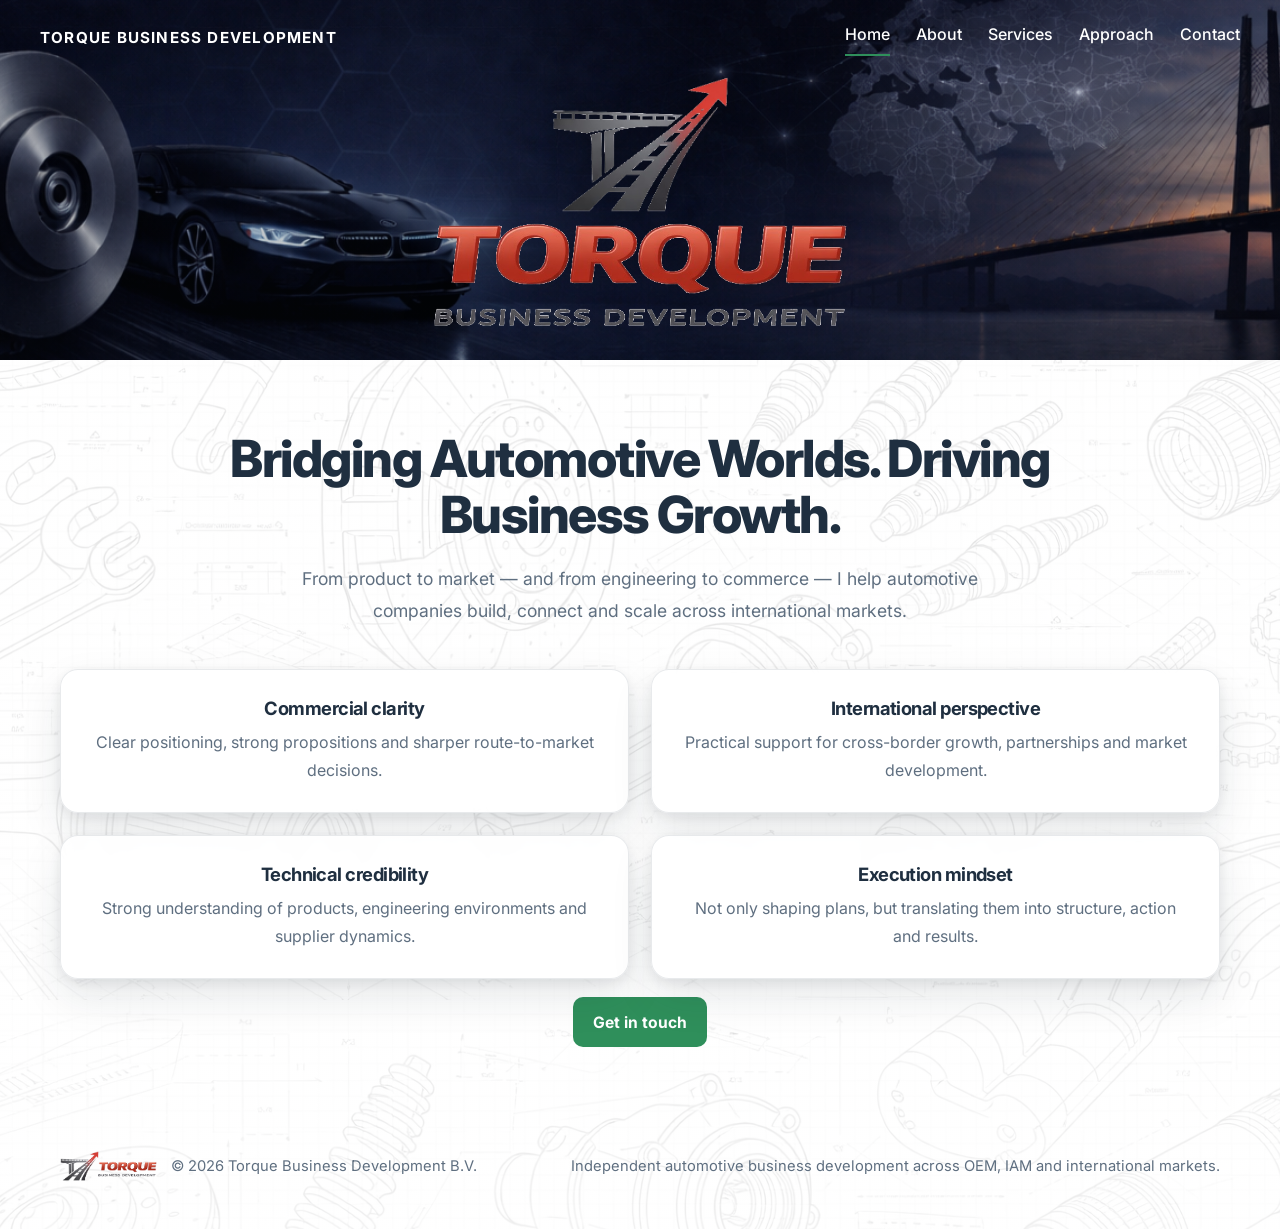
<file: index.html>
<!DOCTYPE html>
<html lang="en">
<head>
  <meta charset="UTF-8" />
  <meta name="viewport" content="width=device-width, initial-scale=1.0" />
  <title>Torque Business Development</title>
  <meta name="description" content="Torque Business Development helps automotive companies build, connect and scale across international markets." />
  <link rel="preconnect" href="https://fonts.googleapis.com" />
  <link rel="preconnect" href="https://fonts.gstatic.com" crossorigin />
  <link href="https://fonts.googleapis.com/css2?family=Inter:wght@400;500;600;700;800&display=swap" rel="stylesheet" />
  <link rel="stylesheet" href="style.css" />
</head>
<body>
<header class="hero">
  <nav class="nav">
    <div class="nav-left">Torque Business Development</div>
    <div class="nav-right">
      <a href="index.html" class="active">Home</a>
      <a href="about.html">About</a>
      <a href="services.html">Services</a>
      <a href="approach.html">Approach</a>
      <a href="contact.html">Contact</a>
    </div>
  </nav>
  <div class="hero-brand">
    <img src="logo-graphic.png" alt="Torque graphic logo" class="hero-logo-graphic" />
    <img src="logo-text.png" alt="Torque Business Development" class="hero-logo-text" />
  </div>
</header>

<section class="content">
  <div class="container">
    <div class="section-heading">
      <h1>Bridging Automotive Worlds. Driving Business Growth.</h1>
      <p class="intro">
        From product to market — and from engineering to commerce — I help automotive companies build, connect and scale across international markets.
      </p>
    </div>

    <div class="cards cards-two">
      <div class="card">
        <h3>Commercial clarity</h3>
        <p>Clear positioning, strong propositions and sharper route-to-market decisions.</p>
      </div>
      <div class="card">
        <h3>International perspective</h3>
        <p>Practical support for cross-border growth, partnerships and market development.</p>
      </div>
      <div class="card">
        <h3>Technical credibility</h3>
        <p>Strong understanding of products, engineering environments and supplier dynamics.</p>
      </div>
      <div class="card">
        <h3>Execution mindset</h3>
        <p>Not only shaping plans, but translating them into structure, action and results.</p>
      </div>
    </div>

    <div class="cta-wrap top-space-small">
      <a href="contact.html" class="button">Get in touch</a>
    </div>
  </div>
</section>

<footer class="footer">
  <div class="container footer-row">
    <div class="footer-left">
      <img src="logo.png" class="footer-logo" alt="Torque logo" />
      <span>© 2026 Torque Business Development B.V.</span>
    </div>
    <div class="footer-right">
      Independent automotive business development across OEM, IAM and international markets.
    </div>
  </div>
</footer>
</body>
</html>
</file>
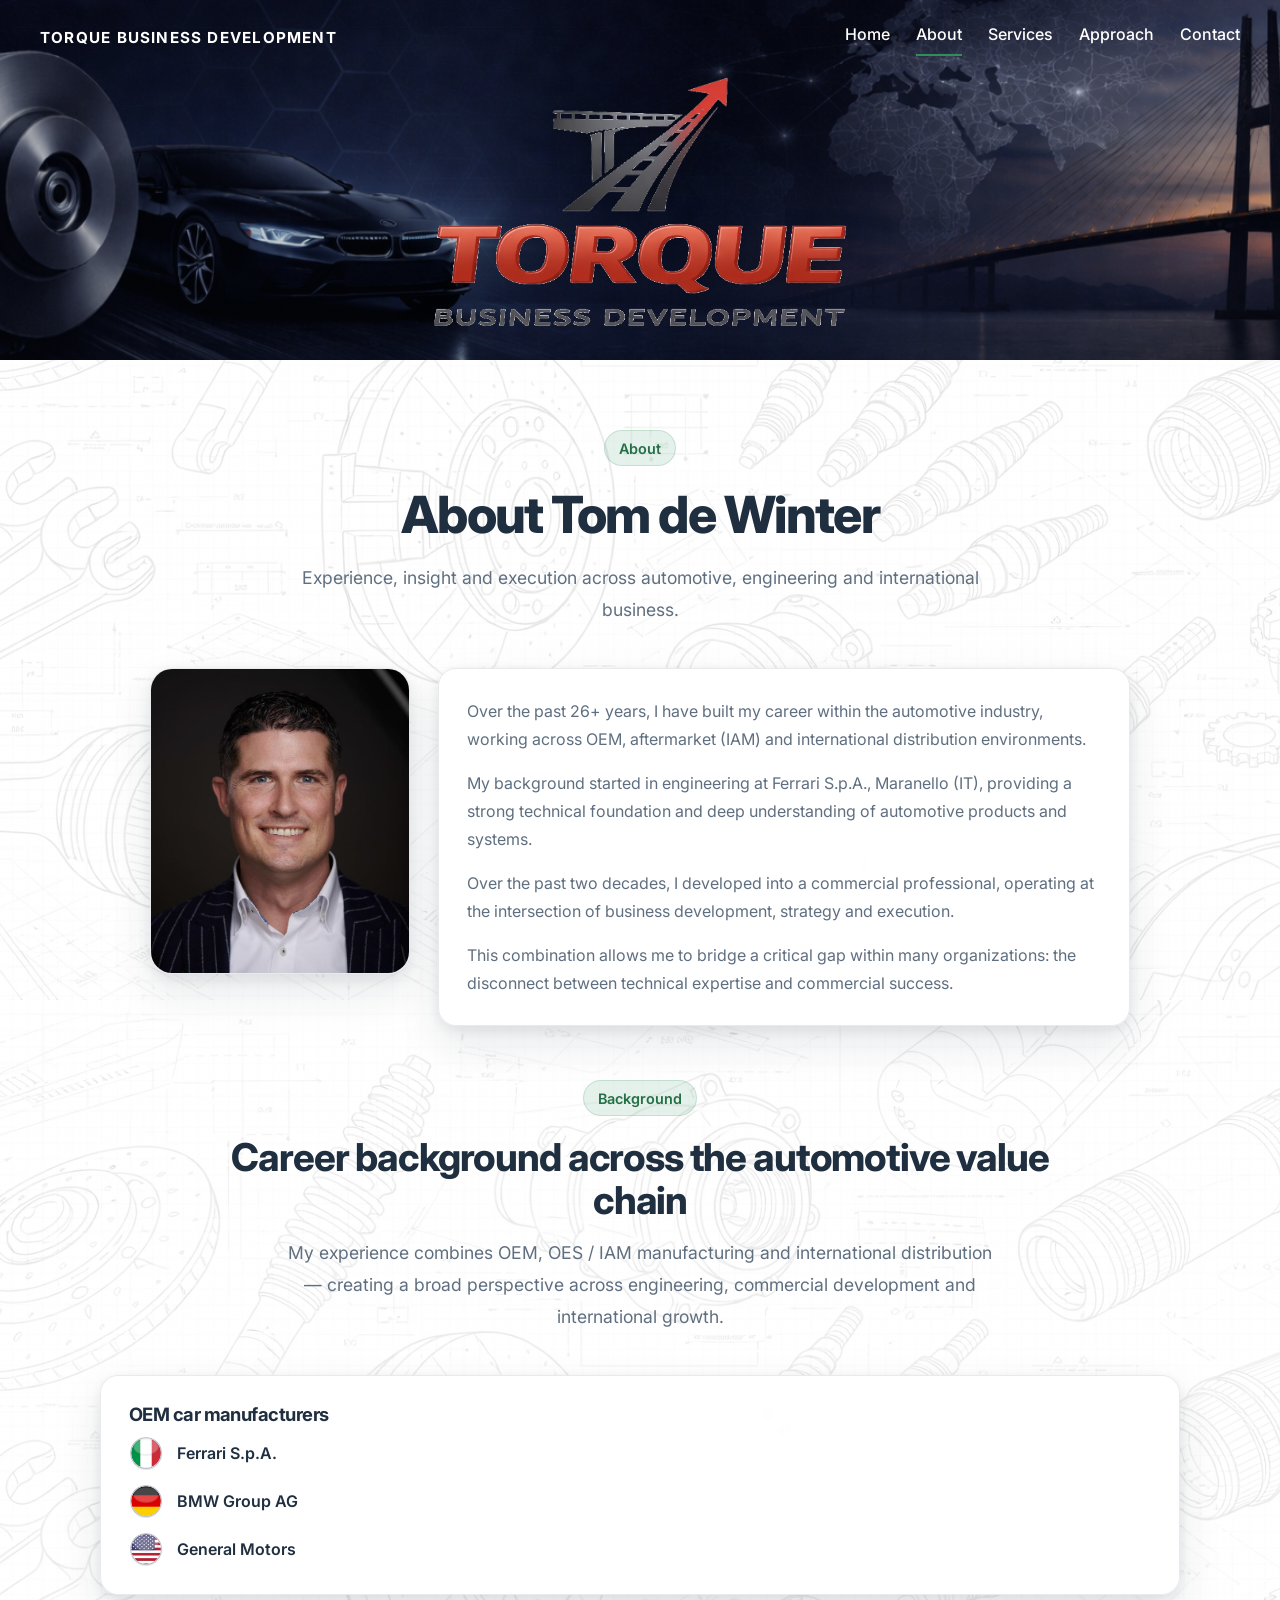
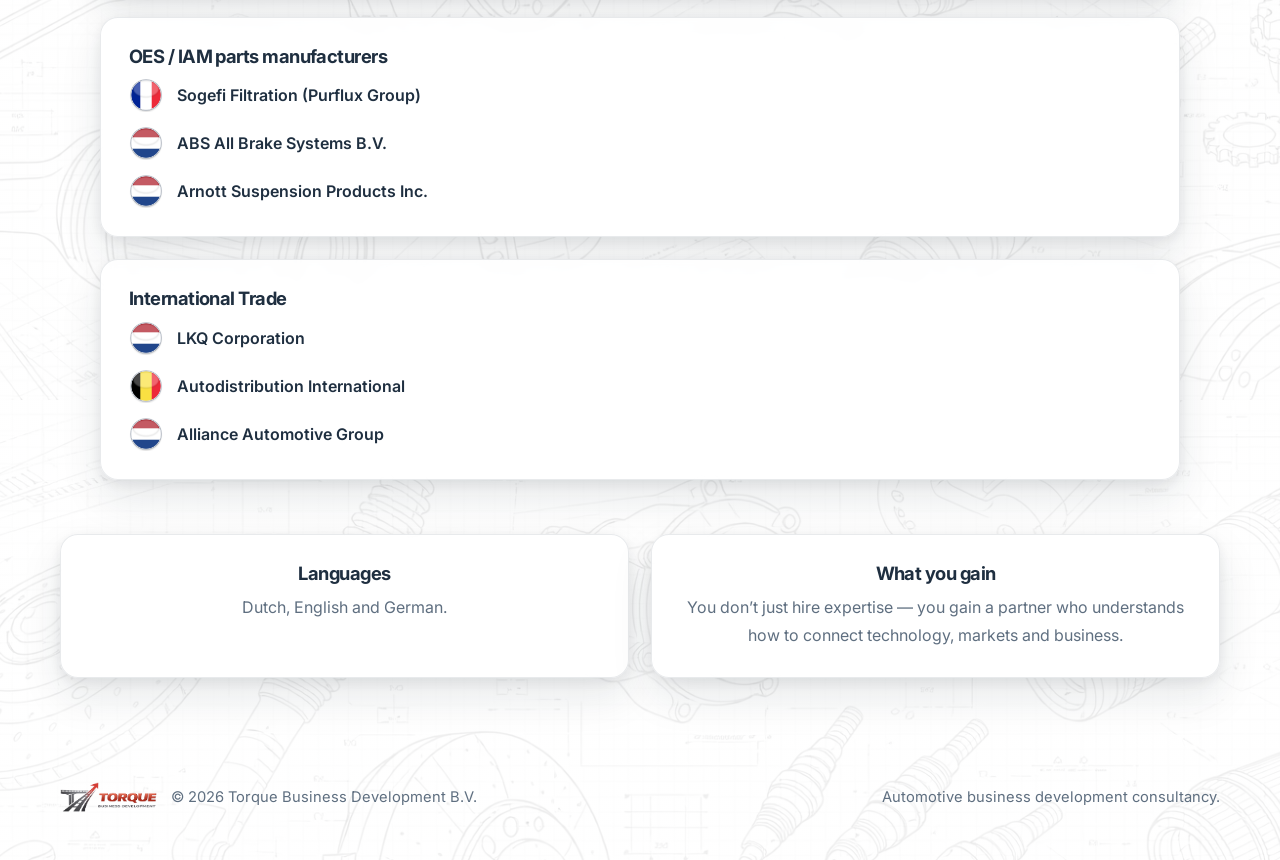
<file: about.html>
<!DOCTYPE html>
<html lang="en">
<head>
  <meta charset="UTF-8" />
  <meta name="viewport" content="width=device-width, initial-scale=1.0" />
  <title>Torque Business Development | About</title>
  <meta name="description" content="About Tom de Winter: experience across engineering, automotive, OEM, IAM and international business development." />
  <link rel="preconnect" href="https://fonts.googleapis.com" />
  <link rel="preconnect" href="https://fonts.gstatic.com" crossorigin />
  <link href="https://fonts.googleapis.com/css2?family=Inter:wght@400;500;600;700;800&display=swap" rel="stylesheet" />
  <link rel="stylesheet" href="style.css" />
</head>
<body>
<header class="hero">
  <nav class="nav">
    <div class="nav-left">Torque Business Development</div>
    <div class="nav-right">
      <a href="index.html">Home</a>
      <a href="about.html" class="active">About</a>
      <a href="services.html">Services</a>
      <a href="approach.html">Approach</a>
      <a href="contact.html">Contact</a>
    </div>
  </nav>
  <div class="hero-brand">
    <img src="logo-graphic.png" alt="Torque graphic logo" class="hero-logo-graphic" />
    <img src="logo-text.png" alt="Torque Business Development" class="hero-logo-text" />
  </div>
</header>

<section class="content">
  <div class="container">
    <div class="section-heading">
      <div class="eyebrow">About</div>
      <h1>About Tom de Winter</h1>
      <p class="intro">
        Experience, insight and execution across automotive, engineering and international business.
      </p>
    </div>

    <div class="about-profile">
      <div class="profile-photo">
        <img src="photo.png" alt="Tom de Winter" />
      </div>
      <div class="profile-text">
        <p>Over the past 26+ years, I have built my career within the automotive industry, working across OEM, aftermarket (IAM) and international distribution environments.</p>
        <p>My background started in engineering at Ferrari S.p.A., Maranello (IT), providing a strong technical foundation and deep understanding of automotive products and systems.</p>
        <p>Over the past two decades, I developed into a commercial professional, operating at the intersection of business development, strategy and execution.</p>
        <p>This combination allows me to bridge a critical gap within many organizations: the disconnect between technical expertise and commercial success.</p>
      </div>
    </div>

    <div class="section-heading top-space">
      <div class="eyebrow">Background</div>
      <h2>Career background across the automotive value chain</h2>
      <p class="intro">
        My experience combines OEM, OES / IAM manufacturing and international distribution — creating a broad perspective across engineering, commercial development and international growth.
      </p>
    </div>

    <div class="experience-groups">
      <div class="experience-card">
        <h3>OEM car manufacturers</h3>
        <div class="flag-list">
          <div class="flag-item"><img src="flag-it-round.png" alt="Italy flag" /> Ferrari S.p.A.</div>
          <div class="flag-item"><img src="flag-de-round.png" alt="Germany flag" /> BMW Group AG</div>
          <div class="flag-item"><img src="flag-us-round.png" alt="United States flag" /> General Motors</div>
        </div>
      </div>

      <div class="experience-card">
        <h3>OES / IAM parts manufacturers</h3>
        <div class="flag-list">
          <div class="flag-item"><img src="flag-fr-round.png" alt="France flag" /> Sogefi Filtration (Purflux Group)</div>
          <div class="flag-item"><img src="flag-nl-round.png" alt="Netherlands flag" /> ABS All Brake Systems B.V.</div>
          <div class="flag-item"><img src="flag-nl-round.png" alt="Netherlands flag" /> Arnott Suspension Products Inc.</div>
        </div>
      </div>

      <div class="experience-card">
        <h3>International Trade</h3>
        <div class="flag-list">
          <div class="flag-item"><img src="flag-nl-round.png" alt="Netherlands flag" /> LKQ Corporation</div>
          <div class="flag-item"><img src="flag-be-round.png" alt="Belgium flag" /> Autodistribution International</div>
          <div class="flag-item"><img src="flag-nl-round.png" alt="Netherlands flag" /> Alliance Automotive Group</div>
        </div>
      </div>
    </div>

    <div class="cards cards-two top-space">
      <div class="card">
        <h3>Languages</h3>
        <p>Dutch, English and German.</p>
      </div>
      <div class="card">
        <h3>What you gain</h3>
        <p>You don’t just hire expertise — you gain a partner who understands how to connect technology, markets and business.</p>
      </div>
    </div>
  </div>
</section>

<footer class="footer">
  <div class="container footer-row">
    <div class="footer-left">
      <img src="logo.png" class="footer-logo" alt="Torque logo" />
      <span>© 2026 Torque Business Development B.V.</span>
    </div>
    <div class="footer-right">Automotive business development consultancy.</div>
  </div>
</footer>
</body>
</html>
</file>
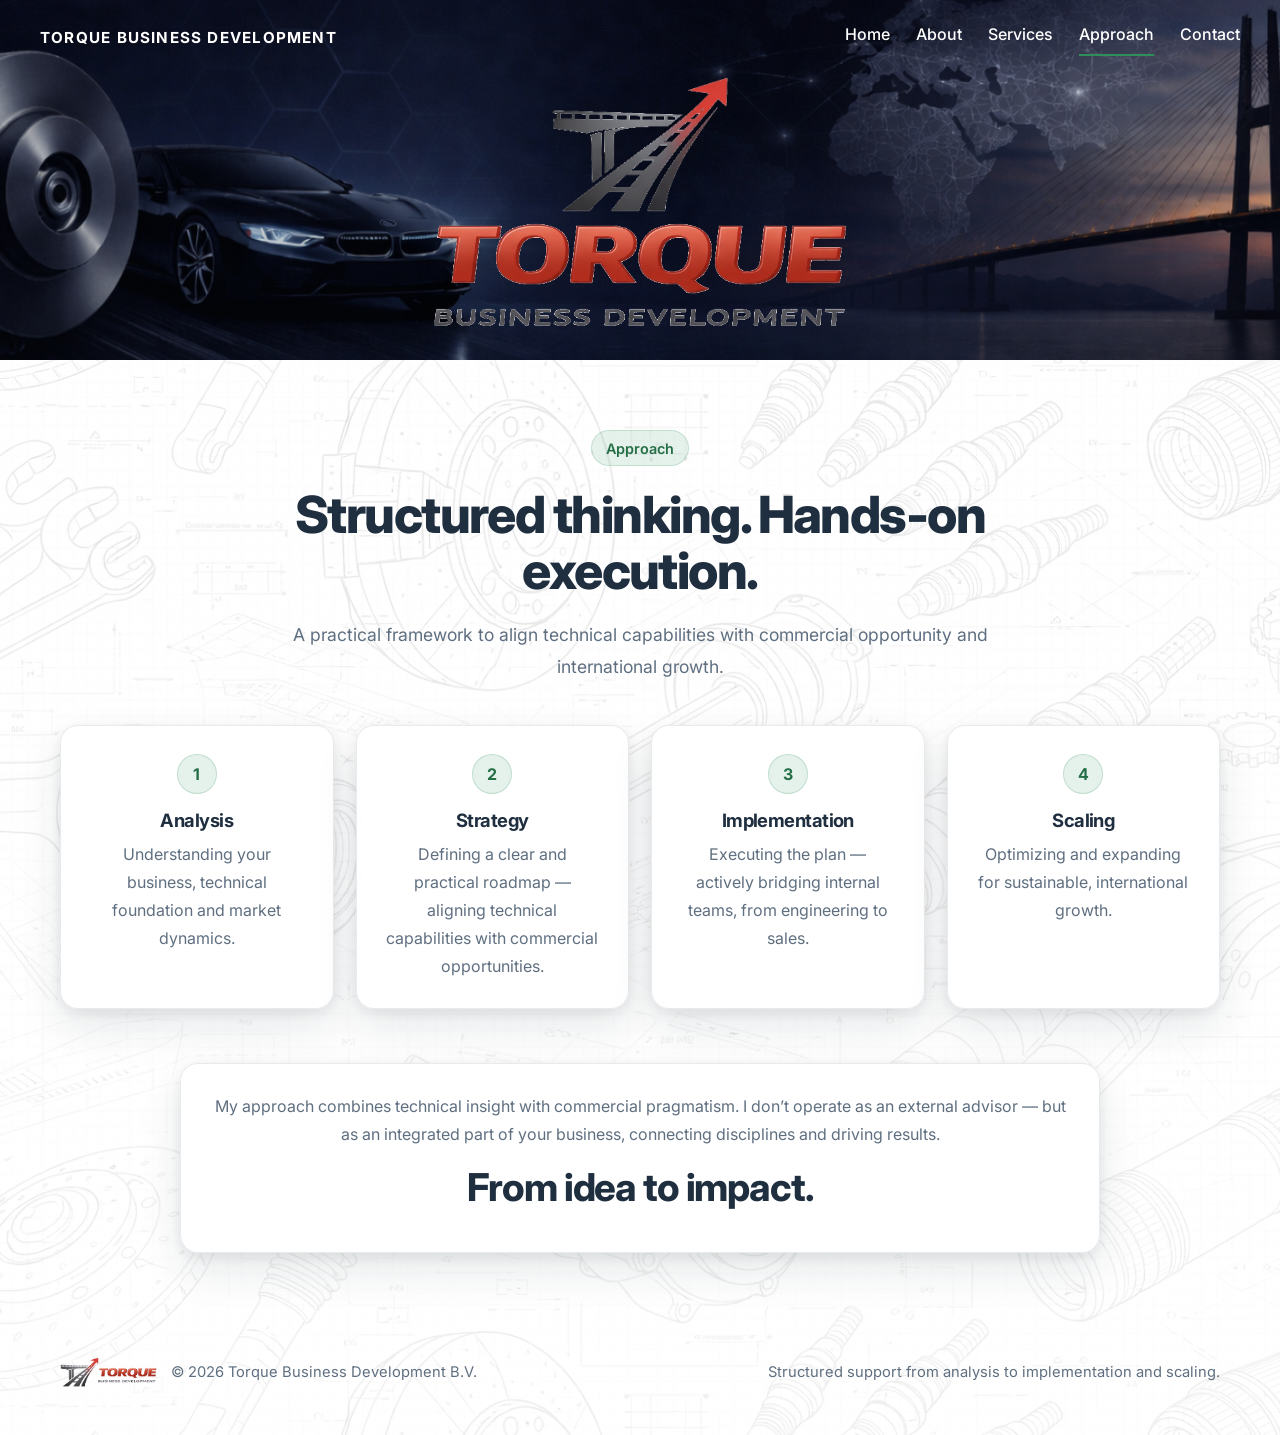
<file: approach.html>
<!DOCTYPE html>
<html lang="en">
<head>
  <meta charset="UTF-8" />
  <meta name="viewport" content="width=device-width, initial-scale=1.0" />
  <title>Torque Business Development | Approach</title>
  <meta name="description" content="A structured and hands-on approach: analysis, strategy, implementation and scaling." />
  <link rel="preconnect" href="https://fonts.googleapis.com" />
  <link rel="preconnect" href="https://fonts.gstatic.com" crossorigin />
  <link href="https://fonts.googleapis.com/css2?family=Inter:wght@400;500;600;700;800&display=swap" rel="stylesheet" />
  <link rel="stylesheet" href="style.css" />
</head>
<body>
<header class="hero">
  <nav class="nav">
    <div class="nav-left">Torque Business Development</div>
    <div class="nav-right">
      <a href="index.html">Home</a>
      <a href="about.html">About</a>
      <a href="services.html">Services</a>
      <a href="approach.html" class="active">Approach</a>
      <a href="contact.html">Contact</a>
    </div>
  </nav>
  <div class="hero-brand">
    <img src="logo-graphic.png" alt="Torque graphic logo" class="hero-logo-graphic" />
    <img src="logo-text.png" alt="Torque Business Development" class="hero-logo-text" />
  </div>
</header>

<section class="content">
  <div class="container">
    <div class="section-heading">
      <div class="eyebrow">Approach</div>
      <h1>Structured thinking. Hands-on execution.</h1>
      <p class="intro">
        A practical framework to align technical capabilities with commercial opportunity and international growth.
      </p>
    </div>

    <div class="cards cards-four">
      <div class="card">
        <div class="step-number">1</div>
        <h3>Analysis</h3>
        <p>Understanding your business, technical foundation and market dynamics.</p>
      </div>
      <div class="card">
        <div class="step-number">2</div>
        <h3>Strategy</h3>
        <p>Defining a clear and practical roadmap — aligning technical capabilities with commercial opportunities.</p>
      </div>
      <div class="card">
        <div class="step-number">3</div>
        <h3>Implementation</h3>
        <p>Executing the plan — actively bridging internal teams, from engineering to sales.</p>
      </div>
      <div class="card">
        <div class="step-number">4</div>
        <h3>Scaling</h3>
        <p>Optimizing and expanding for sustainable, international growth.</p>
      </div>
    </div>

    <div class="text-panel top-space center-text">
      <p>My approach combines technical insight with commercial pragmatism. I don’t operate as an external advisor — but as an integrated part of your business, connecting disciplines and driving results.</p>
      <h2 class="top-space-small">From idea to impact.</h2>
    </div>
  </div>
</section>

<footer class="footer">
  <div class="container footer-row">
    <div class="footer-left">
      <img src="logo.png" class="footer-logo" alt="Torque logo" />
      <span>© 2026 Torque Business Development B.V.</span>
    </div>
    <div class="footer-right">Structured support from analysis to implementation and scaling.</div>
  </div>
</footer>
</body>
</html>
</file>
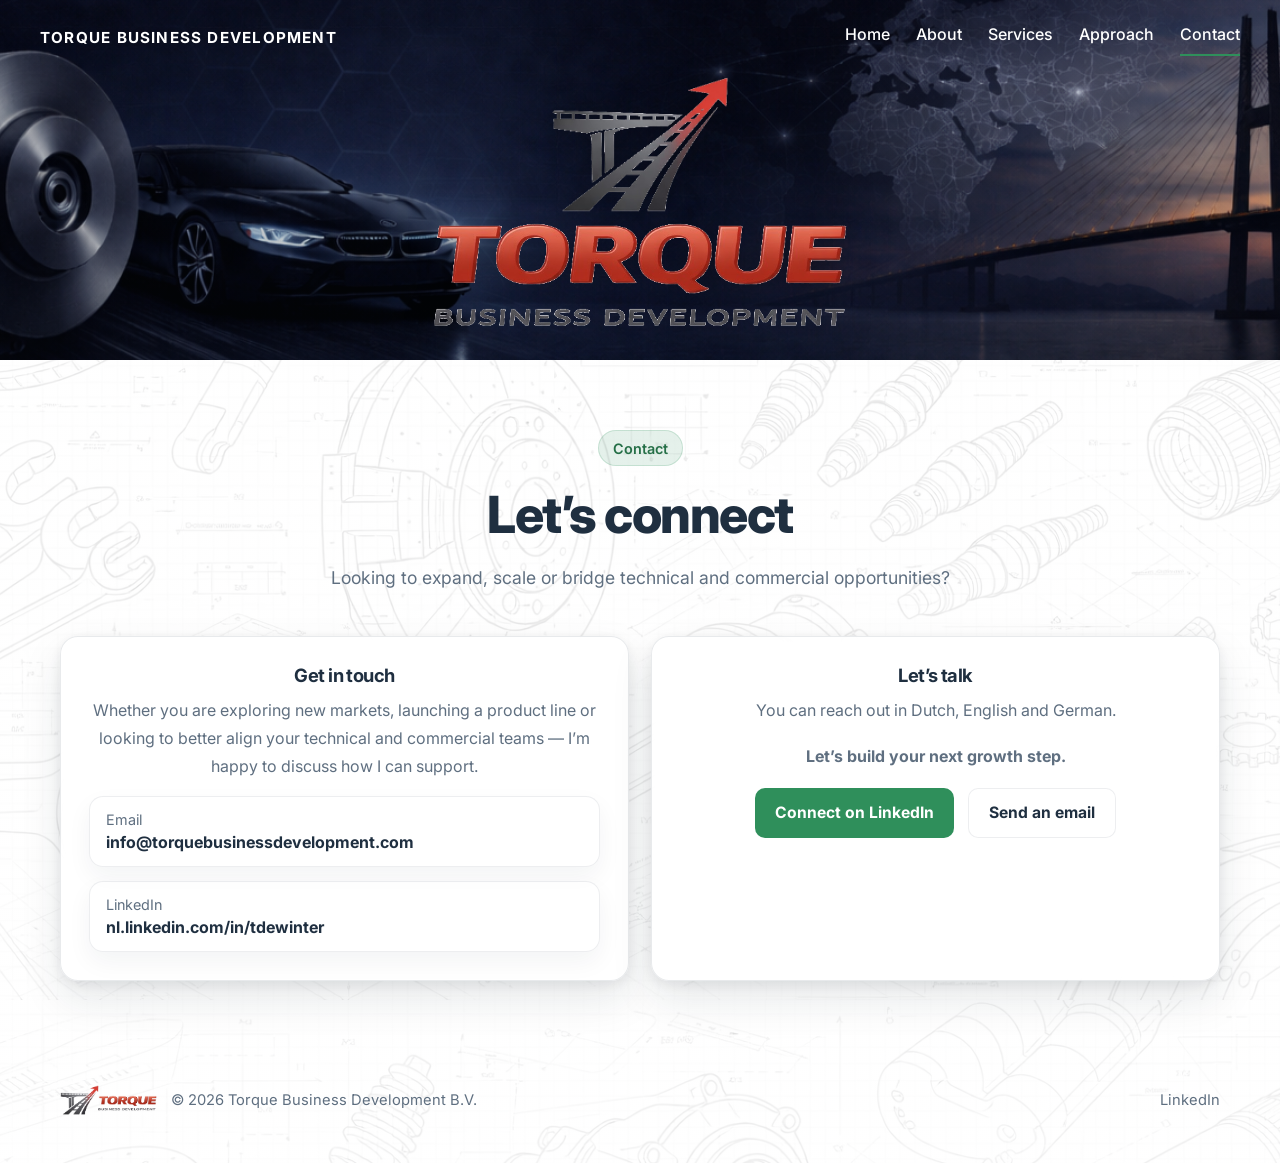
<file: contact.html>
<!DOCTYPE html>
<html lang="en">
<head>
  <meta charset="UTF-8" />
  <meta name="viewport" content="width=device-width, initial-scale=1.0" />
  <title>Torque Business Development | Contact</title>
  <meta name="description" content="Get in touch to discuss international growth, product launches or commercial strategy." />
  <link rel="preconnect" href="https://fonts.googleapis.com" />
  <link rel="preconnect" href="https://fonts.gstatic.com" crossorigin />
  <link href="https://fonts.googleapis.com/css2?family=Inter:wght@400;500;600;700;800&display=swap" rel="stylesheet" />
  <link rel="stylesheet" href="style.css" />
</head>
<body>
<header class="hero">
  <nav class="nav">
    <div class="nav-left">Torque Business Development</div>
    <div class="nav-right">
      <a href="index.html">Home</a>
      <a href="about.html">About</a>
      <a href="services.html">Services</a>
      <a href="approach.html">Approach</a>
      <a href="contact.html" class="active">Contact</a>
    </div>
  </nav>
  <div class="hero-brand">
    <img src="logo-graphic.png" alt="Torque graphic logo" class="hero-logo-graphic" />
    <img src="logo-text.png" alt="Torque Business Development" class="hero-logo-text" />
  </div>
</header>

<section class="content">
  <div class="container">
    <div class="section-heading">
      <div class="eyebrow">Contact</div>
      <h1>Let’s connect</h1>
      <p class="intro">
        Looking to expand, scale or bridge technical and commercial opportunities?
      </p>
    </div>

    <div class="cards cards-two">
      <div class="card">
        <h3>Get in touch</h3>
        <p>Whether you are exploring new markets, launching a product line or looking to better align your technical and commercial teams — I’m happy to discuss how I can support.</p>

        <div class="contact-list">
          <div class="contact-item">
            <span>Email</span>
            <strong><a href="mailto:info@torquebusinessdevelopment.com">info@torquebusinessdevelopment.com</a></strong>
          </div>
          <div class="contact-item">
            <span>LinkedIn</span>
            <strong><a href="https://nl.linkedin.com/in/tdewinter" target="_blank" rel="noopener noreferrer">nl.linkedin.com/in/tdewinter</a></strong>
          </div>
        </div>
      </div>

      <div class="card">
        <h3>Let’s talk</h3>
        <p>You can reach out in Dutch, English and German.</p>
        <p class="top-space-small"><strong>Let’s build your next growth step.</strong></p>

        <div class="actions top-space-small">
          <a class="button" href="https://nl.linkedin.com/in/tdewinter" target="_blank" rel="noopener noreferrer">Connect on LinkedIn</a>
          <a class="button-secondary" href="mailto:info@torquebusinessdevelopment.com">Send an email</a>
        </div>
      </div>
    </div>
  </div>
</section>

<footer class="footer">
  <div class="container footer-row">
    <div class="footer-left">
      <img src="logo.png" class="footer-logo" alt="Torque logo" />
      <span>© 2026 Torque Business Development B.V.</span>
    </div>
    <div class="footer-right"><a href="https://nl.linkedin.com/in/tdewinter" target="_blank" rel="noopener noreferrer">LinkedIn</a></div>
  </div>
</footer>
</body>
</html>
</file>
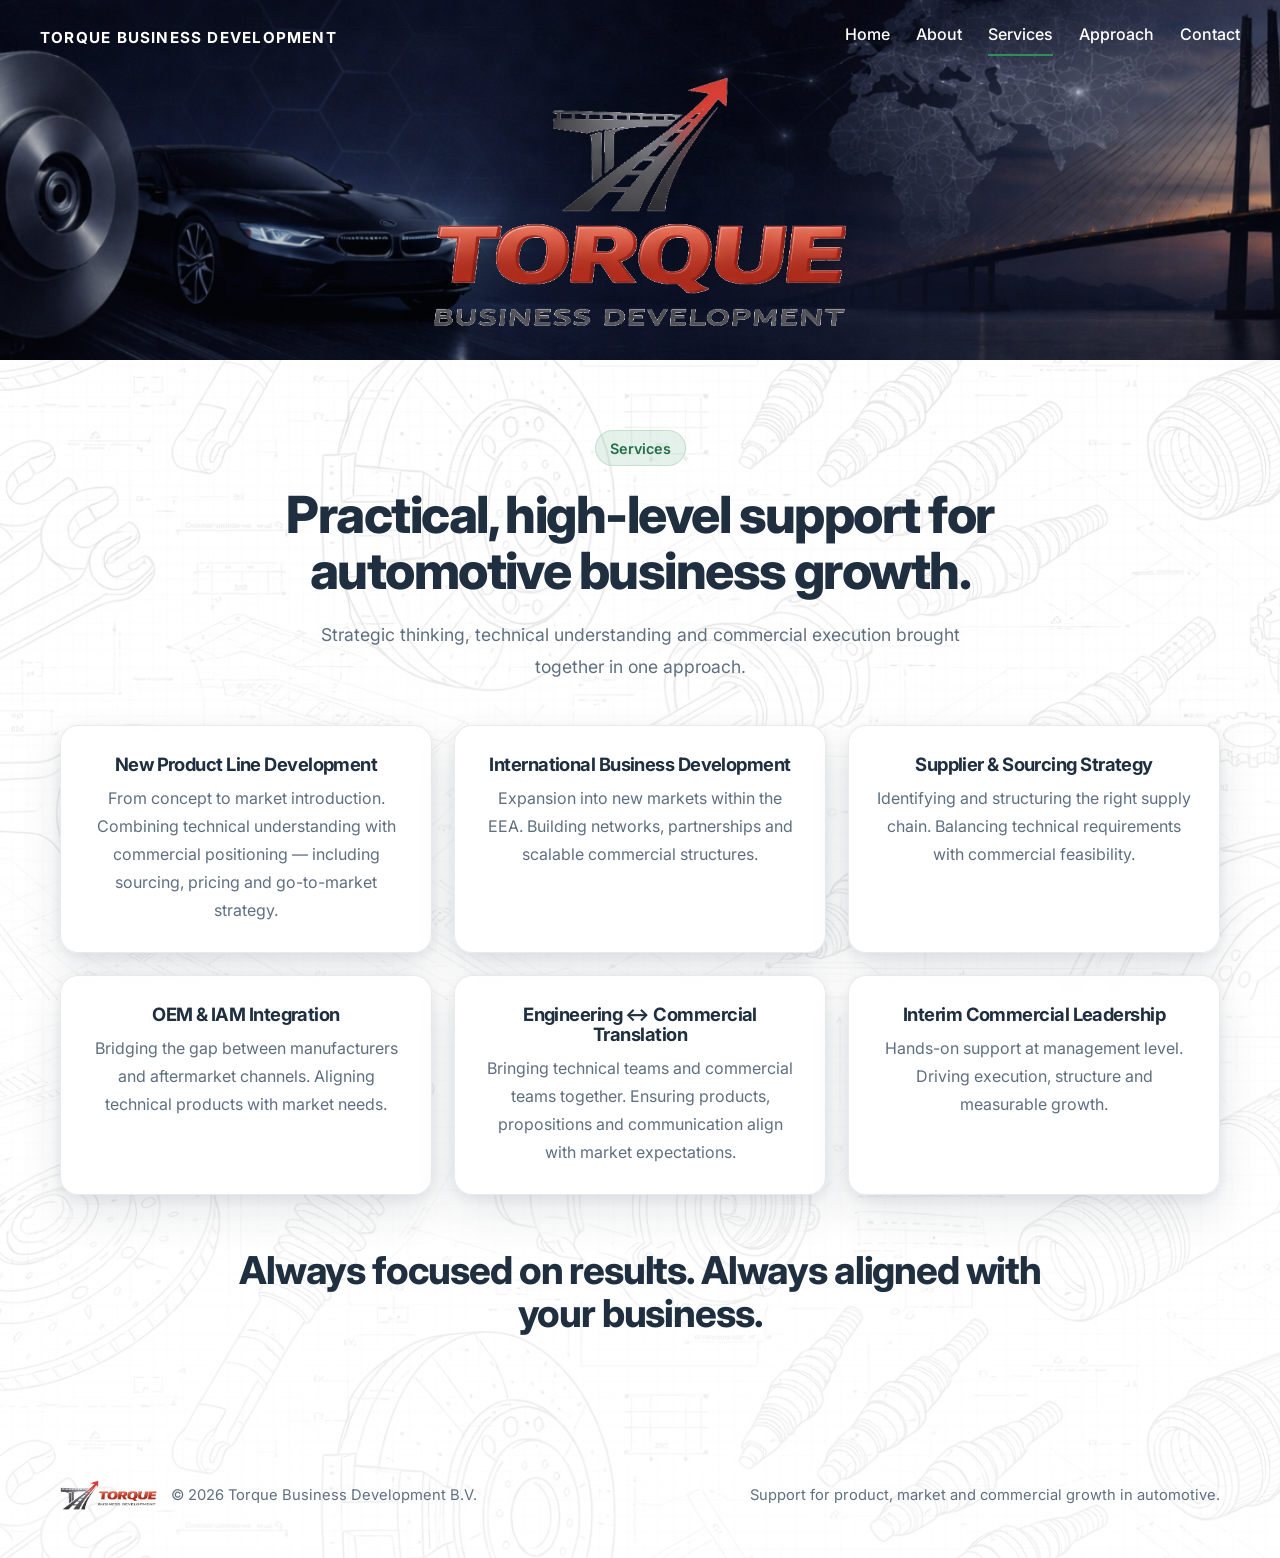
<file: services.html>
<!DOCTYPE html>
<html lang="en">
<head>
  <meta charset="UTF-8" />
  <meta name="viewport" content="width=device-width, initial-scale=1.0" />
  <title>Torque Business Development | Services</title>
  <meta name="description" content="Services in product development, market expansion, sourcing strategy and interim commercial leadership." />
  <link rel="preconnect" href="https://fonts.googleapis.com" />
  <link rel="preconnect" href="https://fonts.gstatic.com" crossorigin />
  <link href="https://fonts.googleapis.com/css2?family=Inter:wght@400;500;600;700;800&display=swap" rel="stylesheet" />
  <link rel="stylesheet" href="style.css" />
</head>
<body>
<header class="hero">
  <nav class="nav">
    <div class="nav-left">Torque Business Development</div>
    <div class="nav-right">
      <a href="index.html">Home</a>
      <a href="about.html">About</a>
      <a href="services.html" class="active">Services</a>
      <a href="approach.html">Approach</a>
      <a href="contact.html">Contact</a>
    </div>
  </nav>
  <div class="hero-brand">
    <img src="logo-graphic.png" alt="Torque graphic logo" class="hero-logo-graphic" />
    <img src="logo-text.png" alt="Torque Business Development" class="hero-logo-text" />
  </div>
</header>

<section class="content">
  <div class="container">
    <div class="section-heading">
      <div class="eyebrow">Services</div>
      <h1>Practical, high-level support for automotive business growth.</h1>
      <p class="intro">
        Strategic thinking, technical understanding and commercial execution brought together in one approach.
      </p>
    </div>

    <div class="cards cards-three">
      <div class="card">
        <h3>New Product Line Development</h3>
        <p>From concept to market introduction. Combining technical understanding with commercial positioning — including sourcing, pricing and go-to-market strategy.</p>
      </div>
      <div class="card">
        <h3>International Business Development</h3>
        <p>Expansion into new markets within the EEA. Building networks, partnerships and scalable commercial structures.</p>
      </div>
      <div class="card">
        <h3>Supplier &amp; Sourcing Strategy</h3>
        <p>Identifying and structuring the right supply chain. Balancing technical requirements with commercial feasibility.</p>
      </div>
      <div class="card">
        <h3>OEM &amp; IAM Integration</h3>
        <p>Bridging the gap between manufacturers and aftermarket channels. Aligning technical products with market needs.</p>
      </div>
      <div class="card">
        <h3>Engineering ↔ Commercial Translation</h3>
        <p>Bringing technical teams and commercial teams together. Ensuring products, propositions and communication align with market expectations.</p>
      </div>
      <div class="card">
        <h3>Interim Commercial Leadership</h3>
        <p>Hands-on support at management level. Driving execution, structure and measurable growth.</p>
      </div>
    </div>

    <div class="section-heading top-space">
      <h2>Always focused on results. Always aligned with your business.</h2>
    </div>
  </div>
</section>

<footer class="footer">
  <div class="container footer-row">
    <div class="footer-left">
      <img src="logo.png" class="footer-logo" alt="Torque logo" />
      <span>© 2026 Torque Business Development B.V.</span>
    </div>
    <div class="footer-right">Support for product, market and commercial growth in automotive.</div>
  </div>
</footer>
</body>
</html>
</file>
<file: style.css>
:root {
  --bg: #f4f6f7;
  --surface: rgba(255, 255, 255, 0.88);
  --surface-strong: rgba(255, 255, 255, 0.94);
  --text: #263648;
  --text-strong: #1f2f40;
  --muted: #5f6f80;
  --line: rgba(30, 48, 69, 0.08);
  --accent: #2f8f5b;
  --accent-dark: #256f47;
  --accent-soft: rgba(47, 143, 91, 0.12);
  --shadow: 0 16px 40px rgba(22, 35, 52, 0.08);
  --shadow-strong: 0 18px 42px rgba(22, 35, 52, 0.10), 0 4px 14px rgba(22, 35, 52, 0.08);
  --radius: 18px;
  --radius-small: 10px;
  --max: 1160px;
}

* {
  box-sizing: border-box;
}

html {
  scroll-behavior: smooth;
}

body {
  margin: 0;
  font-family: 'Inter', sans-serif;
  color: var(--text);
  background:
    linear-gradient(rgba(255,255,255,0.66), rgba(255,255,255,0.78)),
    url('background-light.png');
  background-position: center top;
  background-repeat: repeat-y;
  background-size: 1500px auto;
  background-attachment: scroll;
  -webkit-font-smoothing: antialiased;
  text-rendering: optimizeLegibility;
}

a {
  color: inherit;
  text-decoration: none;
}

img {
  max-width: 100%;
  display: block;
}

.container {
  width: min(var(--max), calc(100% - 40px));
  margin: 0 auto;
}

h1, h2, h3 {
  margin: 0;
  color: var(--text-strong);
  letter-spacing: -0.03em;
  line-height: 1.1;
}

h1 {
  font-size: clamp(2.3rem, 4vw, 4.1rem);
  font-weight: 800;
  margin-bottom: 20px;
}

h2 {
  font-size: clamp(1.7rem, 3vw, 2.45rem);
  font-weight: 750;
  margin-bottom: 16px;
}

h3 {
  font-size: 1.15rem;
  font-weight: 700;
  margin-bottom: 10px;
}

p {
  margin: 0;
  color: var(--muted);
  line-height: 1.75;
}

/* HERO */

.hero {
  position: relative;
  min-height: 360px;
  background:
    linear-gradient(rgba(8,14,24,0.12), rgba(8,14,24,0.28)),
    url("banner-logo.png");
  background-size: cover;
  background-position: center center;
  background-repeat: no-repeat;
  background-color: #0b1624;
  overflow: hidden;
}

.nav {
  width: 100%;
  display: flex;
  justify-content: space-between;
  align-items: center;
  padding: 24px 40px;
  color: white;
  position: relative;
  z-index: 3;
}

.nav-left {
  font-weight: 700;
  letter-spacing: 0.08em;
  font-size: 0.95rem;
  text-transform: uppercase;
}

.nav-right {
  display: flex;
  gap: 26px;
  flex-wrap: wrap;
}

.nav-right a {
  color: white;
  font-weight: 500;
  position: relative;
  padding-bottom: 6px;
}

.nav-right a.active::after {
  content: "";
  position: absolute;
  bottom: -6px;
  left: 0;
  width: 100%;
  height: 2px;
  background: var(--accent);
}

/* LOGO BLOK */

.hero-brand {
  position: absolute;
  top: 56%;
  left: 50%;
  transform: translate(-50%, -50%);
  z-index: 2;
  display: flex;
  flex-direction: column;
  align-items: center;
  justify-content: center;
  text-align: center;
  width: max-content;
  max-width: 90vw;
  margin: 0 auto;
}

.hero-logo-graphic,
.hero-logo-text {
  display: block;
  margin-left: auto;
  margin-right: auto;
  background: transparent;
  mix-blend-mode: normal;
  filter: drop-shadow(0 6px 16px rgba(0, 0, 0, 0.28));
}

/* Desktop nu ook echt gecentreerd */
.hero-logo-graphic {
  width: 180px;
  margin-bottom: 8px;
  position: relative;
  left: 0;
}

.hero-logo-text {
  width: 420px;
  max-width: 72vw;
}

/* CONTENT */

.content {
  padding: 70px 0;
}

.section-heading {
  max-width: 860px;
  margin: 0 auto 42px;
  text-align: center;
}

.eyebrow {
  display: inline-flex;
  align-items: center;
  min-height: 36px;
  padding: 0 14px;
  border-radius: 999px;
  background: var(--accent-soft);
  color: var(--accent-dark);
  border: 1px solid rgba(47, 143, 91, 0.18);
  font-size: 0.9rem;
  font-weight: 600;
  margin-bottom: 20px;
}

.intro {
  font-size: 1.1rem;
  line-height: 1.82;
  max-width: 64ch;
  margin: 0 auto;
}

.cards {
  display: grid;
  gap: 22px;
}

.cards-two {
  grid-template-columns: repeat(2, 1fr);
}

.cards-three {
  grid-template-columns: repeat(3, 1fr);
}

.cards-four {
  grid-template-columns: repeat(4, 1fr);
}

.card,
.text-panel,
.profile-text,
.experience-card {
  background: var(--surface);
  border: 1px solid rgba(30, 48, 69, 0.10);
  border-radius: var(--radius);
  padding: 28px;
  box-shadow: var(--shadow-strong);
  backdrop-filter: blur(6px);
}

.card {
  text-align: center;
}

.text-panel {
  max-width: 920px;
  margin: 0 auto;
}

.top-space {
  margin-top: 54px;
}

.top-space-small {
  margin-top: 18px;
}

.center-text {
  text-align: center;
}

.button,
.button-secondary {
  display: inline-flex;
  align-items: center;
  justify-content: center;
  min-height: 50px;
  padding: 0 20px;
  border-radius: var(--radius-small);
  font-weight: 700;
  font-size: 0.98rem;
  transition: transform 0.15s ease, background 0.2s ease;
}

.button {
  background: var(--accent);
  color: #ffffff;
}

.button:hover {
  transform: translateY(-1px);
  background: var(--accent-dark);
}

.button-secondary {
  border: 1px solid var(--line);
  background: rgba(255, 255, 255, 0.68);
  color: var(--text-strong);
}

.button-secondary:hover {
  transform: translateY(-1px);
  background: rgba(255, 255, 255, 0.92);
}

.cta-wrap,
.actions {
  display: flex;
  gap: 14px;
  flex-wrap: wrap;
  justify-content: center;
}

.about-profile {
  display: grid;
  grid-template-columns: 260px 1fr;
  gap: 28px;
  align-items: start;
  max-width: 980px;
  margin: 0 auto;
}

.profile-photo {
  width: 100%;
  border-radius: 22px;
  border: 1px solid rgba(30, 48, 69, 0.10);
  box-shadow: var(--shadow-strong);
  overflow: hidden;
  background: rgba(255,255,255,0.9);
}

.profile-photo img {
  width: 100%;
  height: auto;
  object-fit: cover;
}

.profile-text p + p,
.text-panel p + p {
  margin-top: 16px;
}

.experience-groups {
  display: grid;
  gap: 22px;
  max-width: 1080px;
  margin: 0 auto;
}

.flag-list {
  display: grid;
  gap: 14px;
  margin-top: 12px;
}

.flag-item {
  display: flex;
  align-items: center;
  gap: 14px;
  color: var(--text-strong);
  font-weight: 600;
}

.flag-item img {
  width: 34px;
  height: 34px;
  flex: 0 0 34px;
}

.contact-list {
  display: grid;
  gap: 14px;
  margin-top: 16px;
  text-align: left;
}

.contact-item {
  padding: 14px 16px;
  border-radius: 14px;
  background: rgba(255,255,255,0.64);
  border: 1px solid rgba(30, 48, 69, 0.08);
  box-shadow: 0 10px 24px rgba(22, 35, 52, 0.05);
}

.contact-item span {
  display: block;
  color: var(--muted);
  font-size: 0.9rem;
  margin-bottom: 4px;
}

.contact-item strong {
  color: var(--text-strong);
}

.step-number {
  display: inline-flex;
  width: 40px;
  height: 40px;
  border-radius: 999px;
  align-items: center;
  justify-content: center;
  background: var(--accent-soft);
  color: var(--accent-dark);
  font-weight: 700;
  margin-bottom: 16px;
  border: 1px solid rgba(47, 143, 91, 0.2);
}

.footer {
  padding: 34px 0 48px;
  color: var(--muted);
  font-size: 0.92rem;
}

.footer-row {
  display: flex;
  justify-content: space-between;
  align-items: center;
  gap: 20px;
  flex-wrap: wrap;
}

.footer-left {
  display: flex;
  align-items: center;
  gap: 14px;
  flex-wrap: wrap;
}

.footer-logo {
  height: 30px;
  width: auto;
}

.footer-right {
  color: var(--muted);
}

/* TABLET */

@media (max-width: 920px) {
  body {
    background:
      linear-gradient(rgba(255,255,255,0.70), rgba(255,255,255,0.82)),
      url('background-light.png');
    background-position: center top;
    background-repeat: repeat-y;
    background-size: 1100px auto;
    background-attachment: scroll;
  }

  .hero {
    min-height: 260px;
    background-size: contain;
    background-position: center center;
    background-repeat: no-repeat;
    background-color: #0b1624;
  }

  .nav {
    flex-direction: column;
    align-items: flex-start;
    gap: 10px;
    padding: 14px 18px 8px;
  }

  .nav-right {
    gap: 12px 18px;
  }

  .hero-brand {
    top: 63%;
  }

  .hero-logo-graphic {
    width: 96px;
    margin-bottom: 6px;
    position: relative;
    left: 0;
  }

  .hero-logo-text {
    width: 240px;
    max-width: 76vw;
  }

  .cards-two,
  .cards-three,
  .cards-four,
  .about-profile {
    grid-template-columns: 1fr;
  }

  .profile-photo {
    max-width: 280px;
    margin: 0 auto;
  }
}

/* MOBILE */

@media (max-width: 640px) {
  body {
    background:
      linear-gradient(rgba(255,255,255,0.72), rgba(255,255,255,0.84)),
      url('background-light.png');
    background-position: center top;
    background-repeat: repeat-y;
    background-size: 900px auto;
    background-attachment: scroll;
  }

  .container {
    width: calc(100% - 24px);
  }

  .hero {
    min-height: 200px;
  }

  .nav {
    padding: 10px 14px 6px;
    gap: 8px;
  }

  .nav-left {
    font-size: 0.82rem;
    letter-spacing: 0.05em;
  }

  .nav-right {
    gap: 10px 16px;
  }

  .nav-right a {
    font-size: 0.93rem;
  }

  .hero-brand {
    top: 62%;
  }

  .hero-logo-graphic {
    width: 82px;
    margin-bottom: 4px;
    position: relative;
    left: 0;
  }

  .hero-logo-text {
    width: 220px;
    max-width: 78vw;
  }

  .content {
    padding: 56px 0;
  }

  h1 {
    font-size: 2.1rem;
  }

  h2 {
    font-size: 1.55rem;
  }

  .intro {
    font-size: 1rem;
    line-height: 1.72;
  }

  .card,
  .text-panel,
  .profile-text,
  .experience-card {
    padding: 22px;
  }

  .footer-row {
    flex-direction: column;
    align-items: flex-start;
  }
}
</file>
